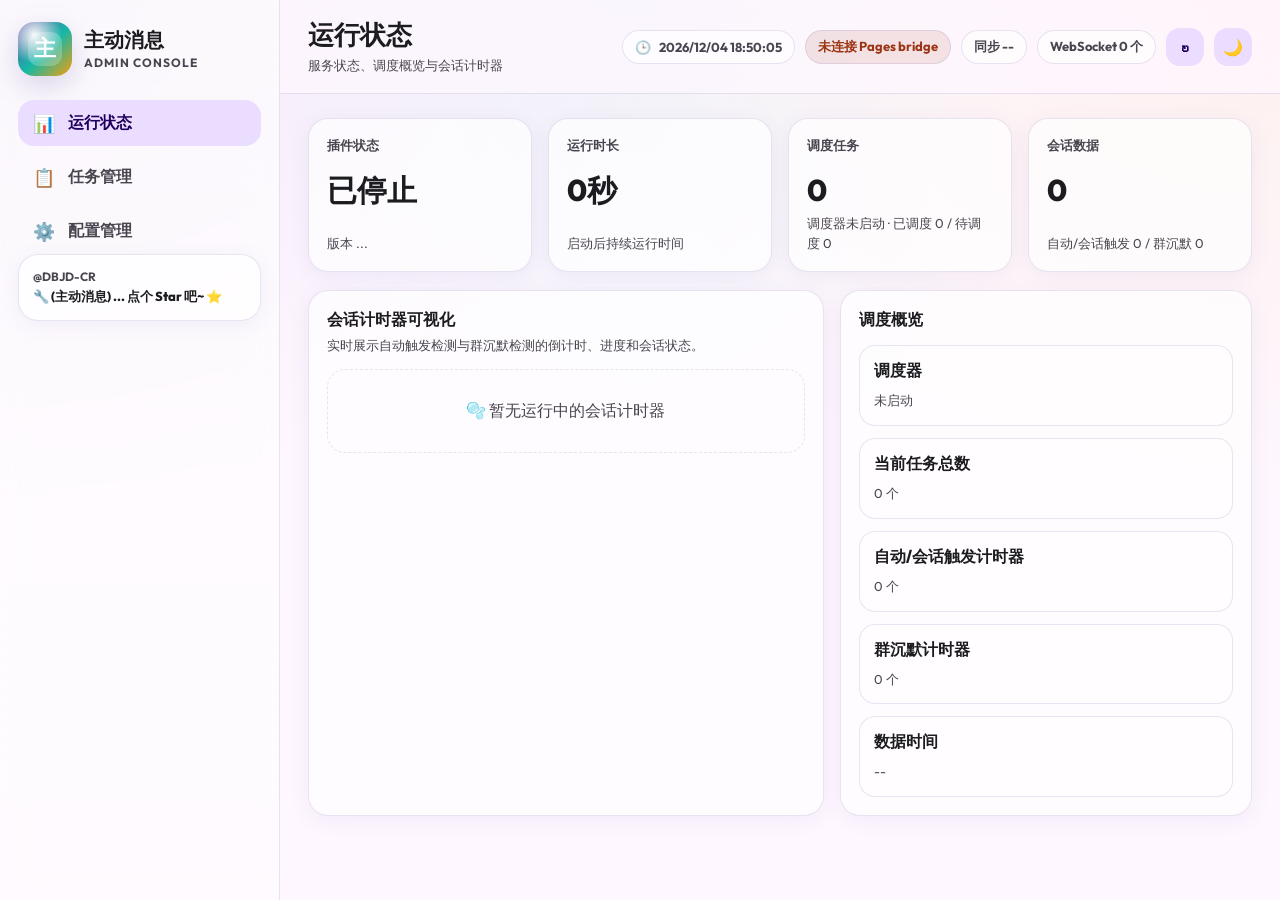
<file: pages/proactive-chat/index.html>
<!doctype html>
<html lang="zh-CN">
<head>
    <meta charset="UTF-8">
    <meta name="viewport" content="width=device-width, initial-scale=1.0, maximum-scale=5.0, user-scalable=yes">
    <title>主动消息管理端</title>
    <link rel="icon" type="image/png" href="./logo.png">
    <link rel="preload" href="./fonts/outfit.css" as="style">
    <link href="./fonts/outfit.css" rel="stylesheet">
    <link rel="stylesheet" href="./page-app.css">
</head>
<body>
    <div id="loading-skeleton" class="boot-loader">
        <div class="boot-loader__logo">
            <div class="pc-logo-mark" aria-label="主动消息"><span>主</span></div>
        </div>
        <div class="boot-loader__title">主动消息管理端</div>
        <div class="boot-loader__subtitle" id="boot-text">正在初始化 Pages 控制台...</div>
        <div class="boot-loader__progress">
            <div class="boot-loader__progress-bar"></div>
        </div>
    </div>

    <div id="root"></div>

    <script src="./page-app.js?v=20260607-timer-counts"></script>
</body>
</html>
</file>
<file: pages/proactive-chat/fonts/outfit.css>
/*
 * Outfit 字体族定义。
 * 采用本地静态字体文件而非远程 CDN，确保插件离线可用且首屏加载更稳定。
 * 各个字重拆分声明，浏览器可根据 font-weight 自动匹配最接近的字体文件。
 */
@font-face {
  font-family: 'Outfit';
  font-style: normal;
  font-weight: 400;
  /* swap 可避免字体尚未加载时页面长时间不可见。 */
  font-display: swap;
  src: url(outfit-400.ttf) format('truetype');
}

@font-face {
  font-family: 'Outfit';
  font-style: normal;
  font-weight: 500;
  font-display: swap;
  src: url(outfit-500.ttf) format('truetype');
}

@font-face {
  font-family: 'Outfit';
  font-style: normal;
  font-weight: 600;
  font-display: swap;
  src: url(outfit-600.ttf) format('truetype');
}

@font-face {
  font-family: 'Outfit';
  font-style: normal;
  font-weight: 700;
  font-display: swap;
  src: url(outfit-700.ttf) format('truetype');
}

@font-face {
  font-family: 'Outfit';
  font-style: normal;
  font-weight: 800;
  font-display: swap;
  src: url(outfit-800.ttf) format('truetype');
}
</file>
<file: pages/proactive-chat/page-app.css>
:root {
    --md-sys-color-primary: #6750A4;
    --md-sys-color-on-primary: #FFFFFF;
    --md-sys-color-primary-container: #EADDFF;
    --md-sys-color-on-primary-container: #21005D;
    --md-sys-color-secondary: #625B71;
    --md-sys-color-on-secondary: #FFFFFF;
    --md-sys-color-secondary-container: #E8DEF8;
    --md-sys-color-on-secondary-container: #1D192B;
    --md-sys-color-surface: rgba(255, 255, 255, 0.8);
    --md-sys-color-on-surface: #1C1B1F;
    --md-sys-color-on-surface-variant: #49454F;
    --md-sys-color-surface-variant: #E7E0EC;
    --md-sys-color-background: #FEF7FF;
    --md-sys-color-outline-variant: rgba(103, 80, 164, 0.1);
    --glass-bg: rgba(255, 255, 255, 0.65);
    --glass-border: rgba(103, 80, 164, 0.15);
    --glass-shadow: 0 4px 20px 0 rgba(103, 80, 164, 0.08);
    --theme-transition-duration: 220ms;
    --theme-transition-easing: cubic-bezier(0.4, 0, 0.2, 1);
    --top-bar-height: 80px;
}

body.dark-theme,
html.theme-dark body {
    --md-sys-color-primary: #D0BCFF;
    --md-sys-color-on-primary: #381E72;
    --md-sys-color-primary-container: #4F378B;
    --md-sys-color-on-primary-container: #EADDFF;
    --md-sys-color-surface: rgba(28, 27, 31, 0.8);
    --md-sys-color-on-surface: #E6E1E5;
    --md-sys-color-on-surface-variant: #CAC4D0;
    --md-sys-color-surface-variant: #49454F;
    --md-sys-color-background: #141218;
    --md-sys-color-outline-variant: rgba(208, 188, 255, 0.1);
    --glass-bg: rgba(28, 27, 31, 0.7);
    --glass-border: rgba(208, 188, 255, 0.1);
    --glass-shadow: 0 8px 32px 0 rgba(0, 0, 0, 0.4);
}

* {
    box-sizing: border-box;
    margin: 0;
    padding: 0;
}

html {
    -webkit-tap-highlight-color: transparent;
    -webkit-touch-callout: none;
    touch-action: manipulation;
}

body {
    min-height: 100vh;
    overflow-x: hidden;
    background-color: var(--md-sys-color-background);
    background-image:
        radial-gradient(at 0% 0%, rgba(103, 80, 164, 0.08) 0, transparent 40%),
        radial-gradient(at 50% 0%, rgba(20, 184, 166, 0.05) 0, transparent 42%),
        radial-gradient(at 100% 0%, rgba(245, 158, 11, 0.07) 0, transparent 40%);
    background-attachment: fixed;
    color: var(--md-sys-color-on-surface);
    font-family: 'Outfit', "Microsoft YaHei", "PingFang SC", "Hiragino Sans GB", "Heiti SC", "WenQuanYi Micro Hei", -apple-system, BlinkMacSystemFont, "Segoe UI", Roboto, sans-serif;
}

html.theme-transitioning body,
html.theme-transitioning .pc-app,
html.theme-transitioning .pc-sidebar,
html.theme-transitioning .pc-topbar,
html.theme-transitioning .pc-card,
html.theme-transitioning .pc-row,
html.theme-transitioning .pc-chip,
html.theme-transitioning button,
html.theme-transitioning input,
html.theme-transitioning select,
html.theme-transitioning textarea {
    transition:
        background-color var(--theme-transition-duration) var(--theme-transition-easing),
        color var(--theme-transition-duration) var(--theme-transition-easing),
        border-color var(--theme-transition-duration) var(--theme-transition-easing);
}

.boot-loader {
    position: fixed;
    inset: 0;
    z-index: 9999;
    display: flex;
    flex-direction: column;
    align-items: center;
    justify-content: center;
    color: #1C1B1F;
    font-family: 'Outfit', -apple-system, BlinkMacSystemFont, "Segoe UI", Roboto, sans-serif;
    background:
        radial-gradient(ellipse at 20% 15%, rgba(103, 80, 164, 0.14), transparent 52%),
        radial-gradient(ellipse at 80% 85%, rgba(20, 184, 166, 0.1), transparent 52%),
        #FEF7FF;
    opacity: 1;
    transform: translateZ(0);
    will-change: opacity, transform;
}

html.theme-dark .boot-loader,
body.dark-theme .boot-loader {
    color: #E6E1E5;
    background:
        radial-gradient(ellipse at 20% 15%, rgba(208, 188, 255, 0.13), transparent 52%),
        radial-gradient(ellipse at 80% 85%, rgba(20, 184, 166, 0.12), transparent 52%),
        #141218;
}

#loading-skeleton.is-exiting {
    opacity: 0;
    transform: scale(0.985);
    transition: opacity 0.3s ease-out, transform 0.3s ease-out;
}

.boot-loader__logo {
    width: 80px;
    height: 80px;
    border-radius: 20px;
    margin-bottom: 24px;
    display: flex;
    align-items: center;
    justify-content: center;
    background: rgba(103, 80, 164, 0.08);
    border: 1px solid rgba(103, 80, 164, 0.18);
    box-shadow: 0 4px 24px rgba(103, 80, 164, 0.12);
    overflow: hidden;
    animation: boot-loader-float 2.4s ease-in-out infinite;
    will-change: transform;
}

html.theme-dark .boot-loader__logo,
body.dark-theme .boot-loader__logo {
    background: rgba(208, 188, 255, 0.08);
    border-color: rgba(208, 188, 255, 0.15);
    box-shadow: 0 4px 24px rgba(0, 0, 0, 0.35);
}

.boot-loader__title {
    margin-bottom: 8px;
    color: #1C1B1F;
    font-size: 22px;
    font-weight: 700;
}

html.theme-dark .boot-loader__title,
body.dark-theme .boot-loader__title {
    color: #E6E1E5;
}

.boot-loader__subtitle {
    margin-bottom: 28px;
    color: #49454F;
    font-size: 13px;
}

html.theme-dark .boot-loader__subtitle,
body.dark-theme .boot-loader__subtitle {
    color: #CAC4D0;
}

.boot-loader__progress {
    width: min(260px, 68vw);
    height: 3px;
    border-radius: 999px;
    overflow: hidden;
    background: rgba(103, 80, 164, 0.12);
    contain: paint;
}

html.theme-dark .boot-loader__progress,
body.dark-theme .boot-loader__progress {
    background: rgba(208, 188, 255, 0.12);
}

.boot-loader__progress-bar {
    height: 100%;
    width: 42%;
    border-radius: 999px;
    background: linear-gradient(90deg, rgba(103, 80, 164, 0.25), rgba(103, 80, 164, 0.85), rgba(103, 80, 164, 0.25));
    animation: boot-loader-progress 1.45s ease-in-out infinite;
    will-change: transform;
    transform: translate3d(-110%, 0, 0) scaleX(0.35);
}

html.theme-dark .boot-loader__progress-bar,
body.dark-theme .boot-loader__progress-bar {
    background: linear-gradient(90deg, rgba(208, 188, 255, 0.2), rgba(208, 188, 255, 0.9), rgba(208, 188, 255, 0.2));
}

@keyframes boot-loader-float {
    0%, 100% { transform: translateY(0); }
    50% { transform: translateY(-7px); }
}

@keyframes boot-loader-progress {
    0% { transform: translate3d(-110%, 0, 0) scaleX(0.35); }
    50% { transform: translate3d(40%, 0, 0) scaleX(0.85); }
    100% { transform: translate3d(220%, 0, 0) scaleX(0.35); }
}

@media (prefers-reduced-motion: reduce) {
    .boot-loader__logo,
    .boot-loader__progress-bar {
        animation: none;
    }
}

.pc-app {
    min-height: 100vh;
    display: grid;
    grid-template-columns: 280px minmax(0, 1fr);
    color: var(--md-sys-color-on-surface);
}

.pc-sidebar {
    position: sticky;
    top: 0;
    height: 100vh;
    padding: 22px 18px;
    border-right: 1px solid var(--glass-border);
    background: linear-gradient(180deg, var(--glass-bg), rgba(255, 255, 255, 0.42));
    backdrop-filter: blur(18px);
    overflow-y: auto;
}

body.dark-theme .pc-sidebar {
    background: linear-gradient(180deg, var(--glass-bg), rgba(28, 27, 31, 0.48));
}

.pc-brand {
    display: flex;
    align-items: center;
    gap: 12px;
    margin-bottom: 24px;
}

.pc-logo {
    width: 54px;
    height: 54px;
    border-radius: 16px;
    object-fit: cover;
    box-shadow: 0 10px 28px rgba(103, 80, 164, 0.22);
}

.pc-logo-mark {
    width: 54px;
    height: 54px;
    display: grid;
    place-items: center;
    flex: 0 0 auto;
    border-radius: 16px;
    background:
        radial-gradient(circle at 30% 24%, rgba(255, 255, 255, 0.94), transparent 28px),
        linear-gradient(135deg, var(--md-sys-color-primary), #14b8a6 52%, #f59e0b);
    color: #fff;
    box-shadow: 0 10px 28px rgba(103, 80, 164, 0.22);
}

.pc-logo-mark span {
    width: 34px;
    height: 34px;
    display: grid;
    place-items: center;
    border-radius: 11px;
    background: rgba(255, 255, 255, 0.22);
    font-size: 22px;
    font-weight: 900;
}

.pc-brand-title {
    font-size: 20px;
    font-weight: 800;
    line-height: 1.1;
}

.pc-brand-subtitle {
    margin-top: 4px;
    color: var(--md-sys-color-on-surface-variant);
    font-size: 12px;
    font-weight: 700;
    letter-spacing: .08em;
    text-transform: uppercase;
}

.pc-nav {
    display: grid;
    gap: 8px;
}

.pc-nav-button,
.pc-icon-button,
.pc-button {
    appearance: none;
    border: 0;
    font: inherit;
    cursor: pointer;
}

.pc-nav-button {
    display: flex;
    align-items: center;
    gap: 12px;
    width: 100%;
    min-height: 46px;
    padding: 0 14px;
    border-radius: 16px;
    background: transparent;
    color: var(--md-sys-color-on-surface-variant);
    font-weight: 700;
    text-align: left;
}

.pc-nav-button:hover,
.pc-nav-button.is-active {
    background: var(--md-sys-color-primary-container);
    color: var(--md-sys-color-on-primary-container);
}

.pc-nav-icon {
    width: 24px;
    text-align: center;
    font-size: 18px;
}

.pc-sidebar-actions {
    display: grid;
    gap: 10px;
    margin: 24px 0;
}

.pc-github-card {
    display: block;
    padding: 14px;
    border: 1px solid var(--glass-border);
    border-radius: 20px;
    background: var(--glass-bg);
    color: inherit;
    text-decoration: none;
    box-shadow: var(--glass-shadow);
}

.pc-github-author {
    color: var(--md-sys-color-on-surface-variant);
    font-size: 12px;
    font-weight: 700;
}

.pc-github-title {
    margin-top: 4px;
    font-size: 13px;
    font-weight: 800;
}

.pc-main {
    min-width: 0;
    display: flex;
    flex-direction: column;
    height: 100vh;
}

.pc-topbar {
    min-height: var(--top-bar-height);
    display: flex;
    align-items: center;
    justify-content: space-between;
    gap: 16px;
    padding: 18px 28px;
    border-bottom: 1px solid var(--glass-border);
    background: rgba(254, 247, 255, 0.72);
    backdrop-filter: blur(18px);
}

body.dark-theme .pc-topbar {
    background: rgba(20, 18, 24, 0.72);
}

.pc-title {
    font-size: 26px;
    font-weight: 850;
}

.pc-subtitle {
    margin-top: 4px;
    color: var(--md-sys-color-on-surface-variant);
    font-size: 13px;
}

.pc-topbar-actions {
    display: flex;
    align-items: center;
    gap: 10px;
    flex-wrap: wrap;
    justify-content: flex-end;
}

.pc-chip {
    display: inline-flex;
    align-items: center;
    gap: 8px;
    min-height: 34px;
    padding: 0 12px;
    border: 1px solid var(--glass-border);
    border-radius: 999px;
    background: var(--glass-bg);
    color: var(--md-sys-color-on-surface-variant);
    font-size: 13px;
    font-weight: 700;
}

.pc-chip.is-ok {
    color: #0F7A43;
    background: rgba(15, 122, 67, 0.1);
}

.pc-chip.is-warn {
    color: #9A3412;
    background: rgba(154, 52, 18, 0.1);
}

.pc-icon-button {
    width: 38px;
    height: 38px;
    border-radius: 14px;
    background: var(--md-sys-color-primary-container);
    color: var(--md-sys-color-on-primary-container);
    font-weight: 900;
}

.pc-content {
    flex: 1;
    min-height: 0;
    overflow: auto;
    padding: 24px 28px 34px;
}

.pc-section {
    display: none;
}

.pc-section.is-active {
    display: block;
}

.pc-grid {
    display: grid;
    gap: 16px;
}

.pc-grid.metrics {
    grid-template-columns: repeat(4, minmax(160px, 1fr));
    margin-bottom: 18px;
}

.pc-grid.two {
    grid-template-columns: minmax(0, 1fr) minmax(320px, .8fr);
}

.pc-card {
    border: 1px solid var(--glass-border);
    border-radius: 20px;
    background: var(--glass-bg);
    box-shadow: var(--glass-shadow);
    padding: 18px;
}

.pc-card-header {
    display: flex;
    align-items: center;
    justify-content: space-between;
    gap: 12px;
    margin-bottom: 14px;
}

.pc-card-title {
    font-size: 16px;
    font-weight: 850;
}

.pc-card-subtitle {
    margin-top: 4px;
    color: var(--md-sys-color-on-surface-variant);
    font-size: 13px;
    line-height: 1.55;
}

.pc-metric {
    min-height: 118px;
    display: flex;
    flex-direction: column;
    justify-content: space-between;
}

.pc-metric-label {
    color: var(--md-sys-color-on-surface-variant);
    font-size: 13px;
    font-weight: 700;
}

.pc-metric-value {
    margin-top: 16px;
    font-size: 30px;
    font-weight: 900;
}

.pc-list {
    display: grid;
    gap: 12px;
}

.pc-row {
    display: grid;
    gap: 8px;
    padding: 14px;
    border: 1px solid var(--glass-border);
    border-radius: 16px;
    background: rgba(255, 255, 255, 0.42);
}

body.dark-theme .pc-row {
    background: rgba(255, 255, 255, 0.04);
}

.pc-row-title {
    font-weight: 850;
    word-break: break-word;
}

.pc-row-meta {
    color: var(--md-sys-color-on-surface-variant);
    font-size: 13px;
    line-height: 1.6;
    word-break: break-word;
}

.pc-row-actions {
    display: flex;
    gap: 8px;
    flex-wrap: wrap;
}

.pc-inline-chip {
    display: inline-flex;
    align-items: center;
    margin-left: 8px;
    padding: 2px 8px;
    border-radius: 999px;
    font-size: 12px;
    font-weight: 850;
    vertical-align: middle;
}

.pc-inline-chip.is-ok {
    background: rgba(20, 120, 80, 0.14);
    color: #147850;
}

.pc-inline-chip.is-warn {
    background: rgba(180, 110, 20, 0.14);
    color: #9a5f00;
}

.pc-timer-list {
    display: grid;
    gap: 14px;
}

.pc-timer-card {
    display: grid;
    gap: 12px;
    padding: 16px;
    border: 1px solid var(--glass-border);
    border-radius: 16px;
    background: rgba(255, 255, 255, 0.46);
}

body.dark-theme .pc-timer-card {
    background: rgba(255, 255, 255, 0.05);
}

.pc-timer-card.is-pending {
    border-style: dashed;
}

.pc-timer-card.is-pending .pc-timer-countdown {
    color: var(--md-sys-color-on-surface-variant);
}

.pc-timer-top {
    display: flex;
    align-items: flex-start;
    justify-content: space-between;
    gap: 12px;
}

.pc-timer-countdown {
    font-size: 30px;
    font-weight: 900;
    color: var(--md-sys-color-primary);
}

.pc-timer-countdown span {
    color: var(--md-sys-color-on-surface-variant);
    font-size: 14px;
    font-weight: 800;
}

.pc-progress {
    height: 10px;
    overflow: hidden;
    border-radius: 999px;
    background: rgba(103, 80, 164, 0.14);
}

.pc-progress > div {
    height: 100%;
    border-radius: inherit;
    background: linear-gradient(90deg, var(--md-sys-color-primary), #0F7A43);
    transition: width .25s ease;
}

.pc-button {
    min-height: 38px;
    padding: 0 14px;
    border-radius: 14px;
    background: var(--md-sys-color-primary);
    color: var(--md-sys-color-on-primary);
    font-weight: 800;
}

.pc-button.secondary {
    background: var(--md-sys-color-primary-container);
    color: var(--md-sys-color-on-primary-container);
}

.pc-button.ghost {
    border: 1px solid var(--glass-border);
    background: transparent;
    color: var(--md-sys-color-on-surface);
}

.pc-empty {
    padding: 30px 16px;
    color: var(--md-sys-color-on-surface-variant);
    text-align: center;
    border: 1px dashed var(--glass-border);
    border-radius: 18px;
}

.pc-error {
    margin-bottom: 16px;
    padding: 12px 14px;
    border-radius: 14px;
    background: rgba(179, 38, 30, 0.1);
    color: #B3261E;
    font-weight: 700;
}

.pc-textarea,
.pc-input,
.pc-select {
    width: 100%;
    border: 1px solid var(--glass-border);
    border-radius: 14px;
    background: var(--md-sys-color-surface);
    color: var(--md-sys-color-on-surface);
    font: inherit;
}

.pc-textarea {
    min-height: 280px;
    padding: 14px;
    resize: vertical;
    font-family: Consolas, "SFMono-Regular", monospace;
    font-size: 13px;
    line-height: 1.55;
}

.pc-input,
.pc-select {
    height: 42px;
    padding: 0 12px;
}

.pc-form-grid {
    display: grid;
    grid-template-columns: minmax(0, 1fr) auto;
    gap: 10px;
    align-items: end;
}

.pc-config-card {
    padding: 0;
    overflow: hidden;
}

.pc-config-toolbar,
.pc-config-footer {
    display: flex;
    align-items: center;
    justify-content: space-between;
    gap: 14px;
    padding: 16px 18px;
    border-bottom: 1px solid var(--glass-border);
}

.pc-config-footer {
    border-top: 1px solid var(--glass-border);
    border-bottom: 0;
    flex-wrap: wrap;
}

.pc-config-actions {
    display: flex;
    align-items: center;
    gap: 10px;
    flex-wrap: wrap;
    justify-content: flex-end;
}

.pc-segmented {
    display: inline-flex;
    padding: 4px;
    border: 1px solid var(--glass-border);
    border-radius: 16px;
    background: var(--md-sys-color-surface);
}

.pc-segmented button {
    min-height: 34px;
    padding: 0 14px;
    border: 0;
    border-radius: 12px;
    background: transparent;
    color: var(--md-sys-color-on-surface-variant);
    cursor: pointer;
    font: inherit;
    font-weight: 800;
}

.pc-segmented button.is-active {
    background: var(--md-sys-color-primary-container);
    color: var(--md-sys-color-on-primary-container);
}

.session-picker {
    min-width: 360px;
}

.pc-config-form {
    display: grid;
    gap: 12px;
    padding: 18px;
}

.pc-config-group {
    border: 1px solid var(--glass-border);
    border-radius: 16px;
    background: rgba(255, 255, 255, 0.34);
    overflow: hidden;
}

body.dark-theme .pc-config-group {
    background: rgba(255, 255, 255, 0.04);
}

.pc-config-group.depth-0 {
    border-color: rgba(103, 80, 164, 0.28);
}

.pc-config-summary {
    width: 100%;
    min-height: 54px;
    display: grid;
    grid-template-columns: auto minmax(0, 1fr) auto;
    align-items: center;
    gap: 12px;
    padding: 12px 14px;
    border: 0;
    background: rgba(103, 80, 164, 0.07);
    color: var(--md-sys-color-on-surface);
    cursor: pointer;
    font: inherit;
    text-align: left;
}

.pc-config-summary:hover {
    background: rgba(103, 80, 164, 0.12);
}

.pc-config-arrow {
    width: 22px;
    color: var(--md-sys-color-primary);
    font-weight: 900;
    text-align: center;
}

.pc-config-title,
.pc-field-title {
    display: block;
    font-weight: 850;
}

.pc-config-hint,
.pc-field-hint {
    display: block;
    margin-top: 4px;
    color: var(--md-sys-color-on-surface-variant);
    font-size: 12px;
    line-height: 1.55;
}

.pc-config-count {
    padding: 3px 8px;
    border: 1px solid var(--glass-border);
    border-radius: 999px;
    color: var(--md-sys-color-primary);
    font-size: 12px;
    font-weight: 800;
    white-space: nowrap;
}

.pc-config-children {
    display: grid;
    gap: 10px;
    padding: 12px;
}

.pc-config-field,
.pc-session-enable {
    display: grid;
    grid-template-columns: minmax(0, 1fr) minmax(220px, 360px);
    gap: 16px;
    align-items: center;
    padding: 14px;
    border: 1px solid var(--glass-border);
    border-radius: 14px;
    background: var(--md-sys-color-surface);
}

.pc-config-field.depth-0 {
    grid-template-columns: minmax(0, 1fr) minmax(260px, 460px);
}

.pc-session-enable {
    margin: 14px 18px 0;
    border-color: rgba(103, 80, 164, 0.22);
    background: rgba(103, 80, 164, 0.06);
}

.pc-field-copy {
    min-width: 0;
}

.pc-field-control {
    min-width: 0;
}

.pc-number-field {
    display: grid;
    grid-template-columns: minmax(120px, 1fr) 110px;
    gap: 10px;
    align-items: center;
}

.pc-number-field .pc-input:only-child {
    grid-column: 1 / -1;
}

.pc-range {
    width: 100%;
    accent-color: var(--md-sys-color-primary);
}

.pc-textarea.compact {
    min-height: 96px;
}

.pc-textarea.prompt {
    min-height: 180px;
}

.pc-switch {
    position: relative;
    display: inline-flex;
    width: 52px;
    height: 30px;
    flex-shrink: 0;
}

.pc-switch input {
    position: absolute;
    opacity: 0;
    pointer-events: none;
}

.pc-switch span {
    position: absolute;
    inset: 0;
    border-radius: 999px;
    background: rgba(120, 113, 108, 0.28);
    transition: background .18s ease;
}

.pc-switch span::after {
    content: "";
    position: absolute;
    top: 4px;
    left: 4px;
    width: 22px;
    height: 22px;
    border-radius: 50%;
    background: #fff;
    box-shadow: 0 2px 6px rgba(0, 0, 0, .24);
    transition: transform .18s ease;
}

.pc-switch input:checked + span {
    background: var(--md-sys-color-primary);
}

.pc-switch input:checked + span::after {
    transform: translateX(22px);
}

.pc-warning,
.pc-feedback {
    margin: 14px 18px 0;
    padding: 11px 13px;
    border-radius: 14px;
    font-size: 13px;
    font-weight: 700;
}

.pc-warning,
.pc-feedback.warn {
    background: rgba(154, 52, 18, 0.1);
    color: #9A3412;
}

.pc-feedback.success {
    background: rgba(15, 122, 67, 0.1);
    color: #0F7A43;
}

.pc-footer-note {
    margin-top: 12px;
    color: var(--md-sys-color-on-surface-variant);
    font-size: 12px;
}

@media (max-width: 980px) {
    .pc-app {
        grid-template-columns: 1fr;
    }

    .pc-sidebar {
        position: relative;
        height: auto;
        border-right: 0;
        border-bottom: 1px solid var(--glass-border);
    }

    .pc-nav {
        grid-template-columns: repeat(2, minmax(0, 1fr));
    }

    .pc-main {
        height: auto;
        min-height: 100vh;
    }

    .pc-grid.metrics,
    .pc-grid.two {
        grid-template-columns: 1fr;
    }

    .pc-config-field,
    .pc-config-field.depth-0,
    .pc-session-enable {
        grid-template-columns: 1fr;
    }

    .session-picker {
        min-width: 0;
        width: 100%;
    }
}

@media (max-width: 620px) {
    .pc-topbar {
        align-items: flex-start;
        flex-direction: column;
        padding: 16px;
    }

    .pc-content {
        padding: 16px;
    }

    .pc-nav {
        grid-template-columns: 1fr;
    }

    .pc-config-toolbar {
        align-items: stretch;
        flex-direction: column;
    }

    .pc-config-actions,
    .pc-segmented {
        width: 100%;
    }

    .pc-segmented button {
        flex: 1;
    }

    .pc-number-field {
        grid-template-columns: 1fr;
    }
}
</file>
